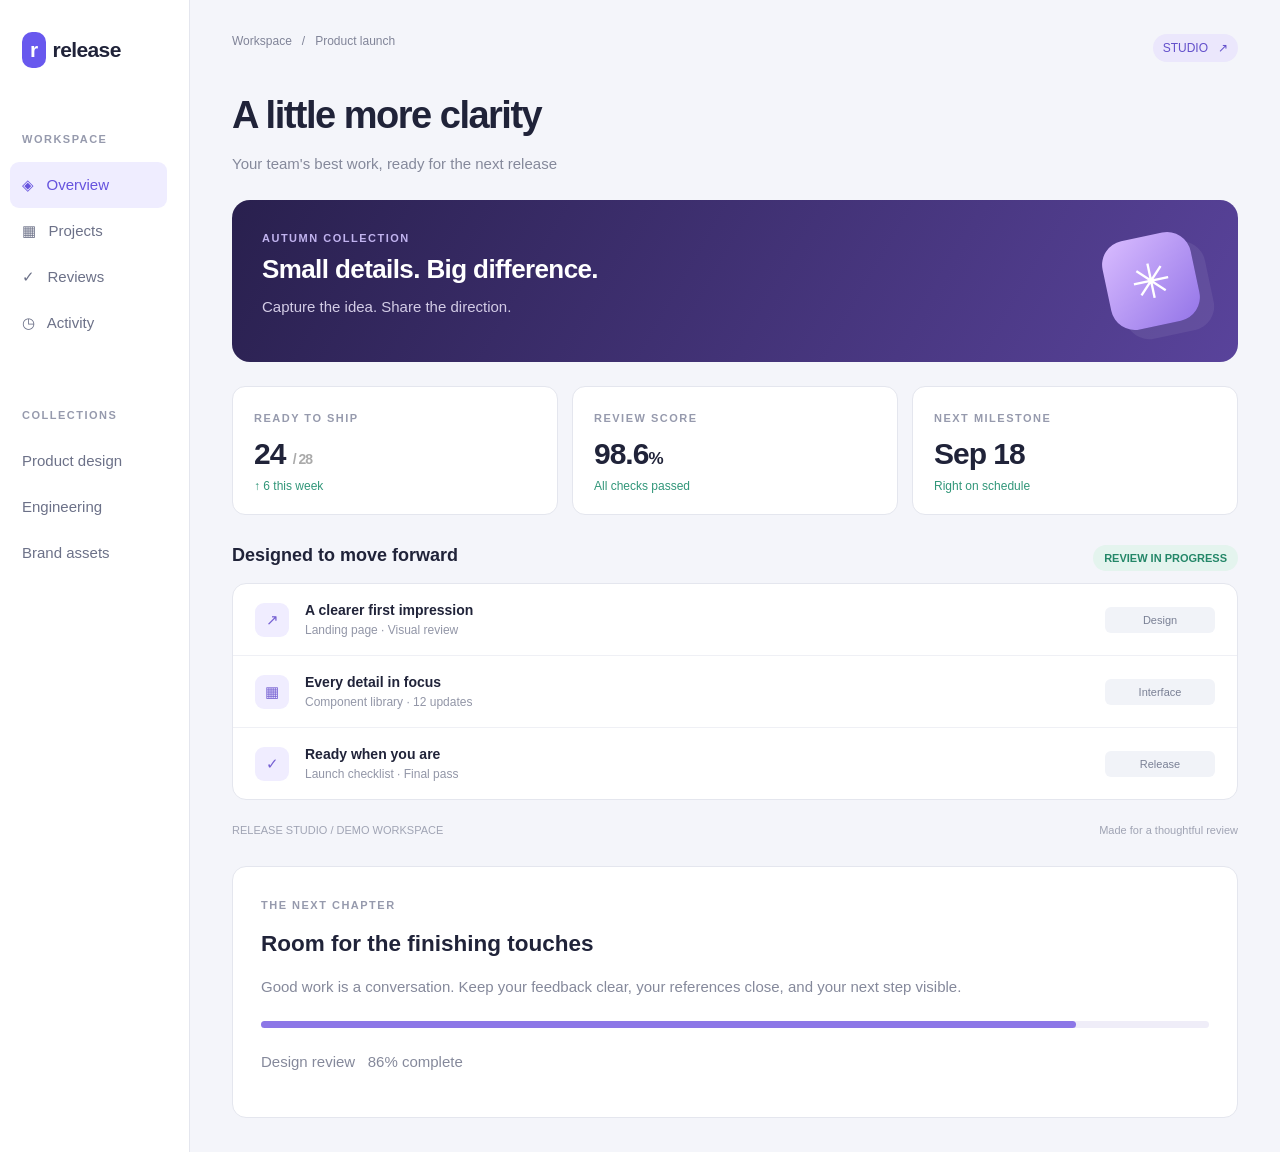
<file: capcap-agent-tools/examples/readme-demo/index.html>
<!doctype html><html lang="en"><meta charset="utf-8"><title>Release Studio — capcap demo</title>
<style>
*{box-sizing:border-box}body{margin:0;background:#f4f5fa;color:#202339;font:15px -apple-system,BlinkMacSystemFont,sans-serif}.app{display:grid;grid-template-columns:190px 1fr;min-height:1100px}.sidebar{background:#fff;border-right:1px solid #e4e6ee;padding:32px 22px}.brand{font-size:21px;font-weight:750;letter-spacing:-.6px}.logo{display:inline-block;background:#6858ee;color:white;border-radius:10px;padding:6px 8px;margin-right:7px}.nav{margin-top:48px;line-height:46px;color:#6c7188}.selected{background:#efedff;color:#6653de;border-radius:9px;padding-left:12px;margin-left:-12px}.sub{font-size:11px;letter-spacing:1.5px;color:#969aad;font-weight:700}.main{padding:34px 42px;max-width:1120px}.top{display:flex;justify-content:space-between;color:#808498;font-size:12px}.avatar{background:#ebe7fc;color:#6350cb;padding:7px 10px;border-radius:20px}h1{font-size:38px;letter-spacing:-1.5px;margin:32px 0 10px}p{color:#85899b;line-height:1.6}.pill{display:inline-block;font-size:11px;font-weight:650;background:#e4f4ee;color:#248768;padding:7px 11px;border-radius:20px}.hero{background:linear-gradient(120deg,#29204e,#59439b);border-radius:18px;padding:28px 30px;color:white;display:flex;justify-content:space-between;margin:24px 0}.hero p{color:#d3cce6;margin:10px 0 0}.hero h2{font-size:26px;letter-spacing:-.6px;margin:9px 0}.hero .sub{color:#c1b3ef}.orb{width:90px;height:90px;border-radius:24px;background:linear-gradient(140deg,#d9bcff,#9475e8);transform:rotate(-12deg);display:grid;place-items:center;font-size:48px;box-shadow:12px 12px 0 #ffffff12;margin:8px 12px}.stats{display:grid;grid-template-columns:repeat(3,1fr);gap:14px}.card{background:white;border:1px solid #e4e6ee;border-radius:13px;padding:21px}.value{font-size:30px;font-weight:700;letter-spacing:-1px;margin:12px 0 5px}.green{color:#319679;font-size:12px}h3{font-size:18px;margin:30px 0 17px}.list{background:#fff;border:1px solid #e4e6ee;border-radius:14px;overflow:hidden}.row{display:grid;grid-template-columns:38px 1fr 110px;gap:12px;padding:18px 22px;border-bottom:1px solid #eff0f5;align-items:center}.row:last-child{border:0}.icon{width:34px;height:34px;background:#f0edff;color:#7661d3;display:grid;place-items:center;border-radius:9px}.title{font-weight:600;font-size:14px}.note{font-size:12px;color:#9296a7;margin-top:5px}.tag{font-size:11px;color:#7a8095;background:#f1f3f8;border-radius:6px;padding:7px;text-align:center}.footer{margin-top:24px;display:flex;justify-content:space-between;font-size:11px;color:#a0a4b4}.detail{margin-top:30px;padding:28px;background:#fff;border:1px solid #e4e6ee;border-radius:14px}.bar{height:7px;border-radius:5px;background:#efedf8;margin:22px 0}.bar:before{content:'';display:block;width:86%;height:7px;background:#8c77e7;border-radius:5px}
</style><div class="app"><aside class="sidebar"><div class="brand"><span class="logo">r</span>release</div><div class="nav"><div class="sub">WORKSPACE</div><div class="selected">◈ &nbsp; Overview</div><div>▦ &nbsp; Projects</div><div>✓ &nbsp; Reviews</div><div>◷ &nbsp; Activity</div><br><div class="sub">COLLECTIONS</div><div>Product design</div><div>Engineering</div><div>Brand assets</div></div></aside><main class="main"><div class="top"><span>Workspace &nbsp; / &nbsp; Product launch</span><span class="avatar">STUDIO &nbsp; ↗</span></div><h1>A little more clarity</h1><p>Your team's best work, ready for the next release</p><section class="hero"><div><span class="sub">AUTUMN COLLECTION</span><h2>Small details. Big difference.</h2><p>Capture the idea. Share the direction.</p></div><div class="orb">✳</div></section><div class="stats"><div class="card"><span class="sub">READY TO SHIP</span><div class="value">24 <small style="font-size:14px;color:#aaa">/ 28</small></div><span class="green">↑ 6 this week</span></div><div class="card"><span class="sub">REVIEW SCORE</span><div class="value">98.6<span style="font-size:17px">%</span></div><span class="green">All checks passed</span></div><div class="card"><span class="sub">NEXT MILESTONE</span><div class="value">Sep 18</div><span class="green">Right on schedule</span></div></div><h3>Designed to move forward <span class="pill" style="float:right">REVIEW IN PROGRESS</span></h3><div class="list"><div class="row"><div class="icon">↗</div><div><div class="title">A clearer first impression</div><div class="note">Landing page · Visual review</div></div><div class="tag">Design</div></div><div class="row"><div class="icon">▦</div><div><div class="title">Every detail in focus</div><div class="note">Component library · 12 updates</div></div><div class="tag">Interface</div></div><div class="row"><div class="icon">✓</div><div><div class="title">Ready when you are</div><div class="note">Launch checklist · Final pass</div></div><div class="tag">Release</div></div></div><div class="footer"><span>RELEASE STUDIO / DEMO WORKSPACE</span><span>Made for a thoughtful review</span></div><section class="detail"><span class="sub">THE NEXT CHAPTER</span><h2>Room for the finishing touches</h2><p>Good work is a conversation. Keep your feedback clear, your references close, and your next step visible.</p><div class="bar"></div><p>Design review &nbsp; 86% complete</p></section></main></div></html>
</file>
